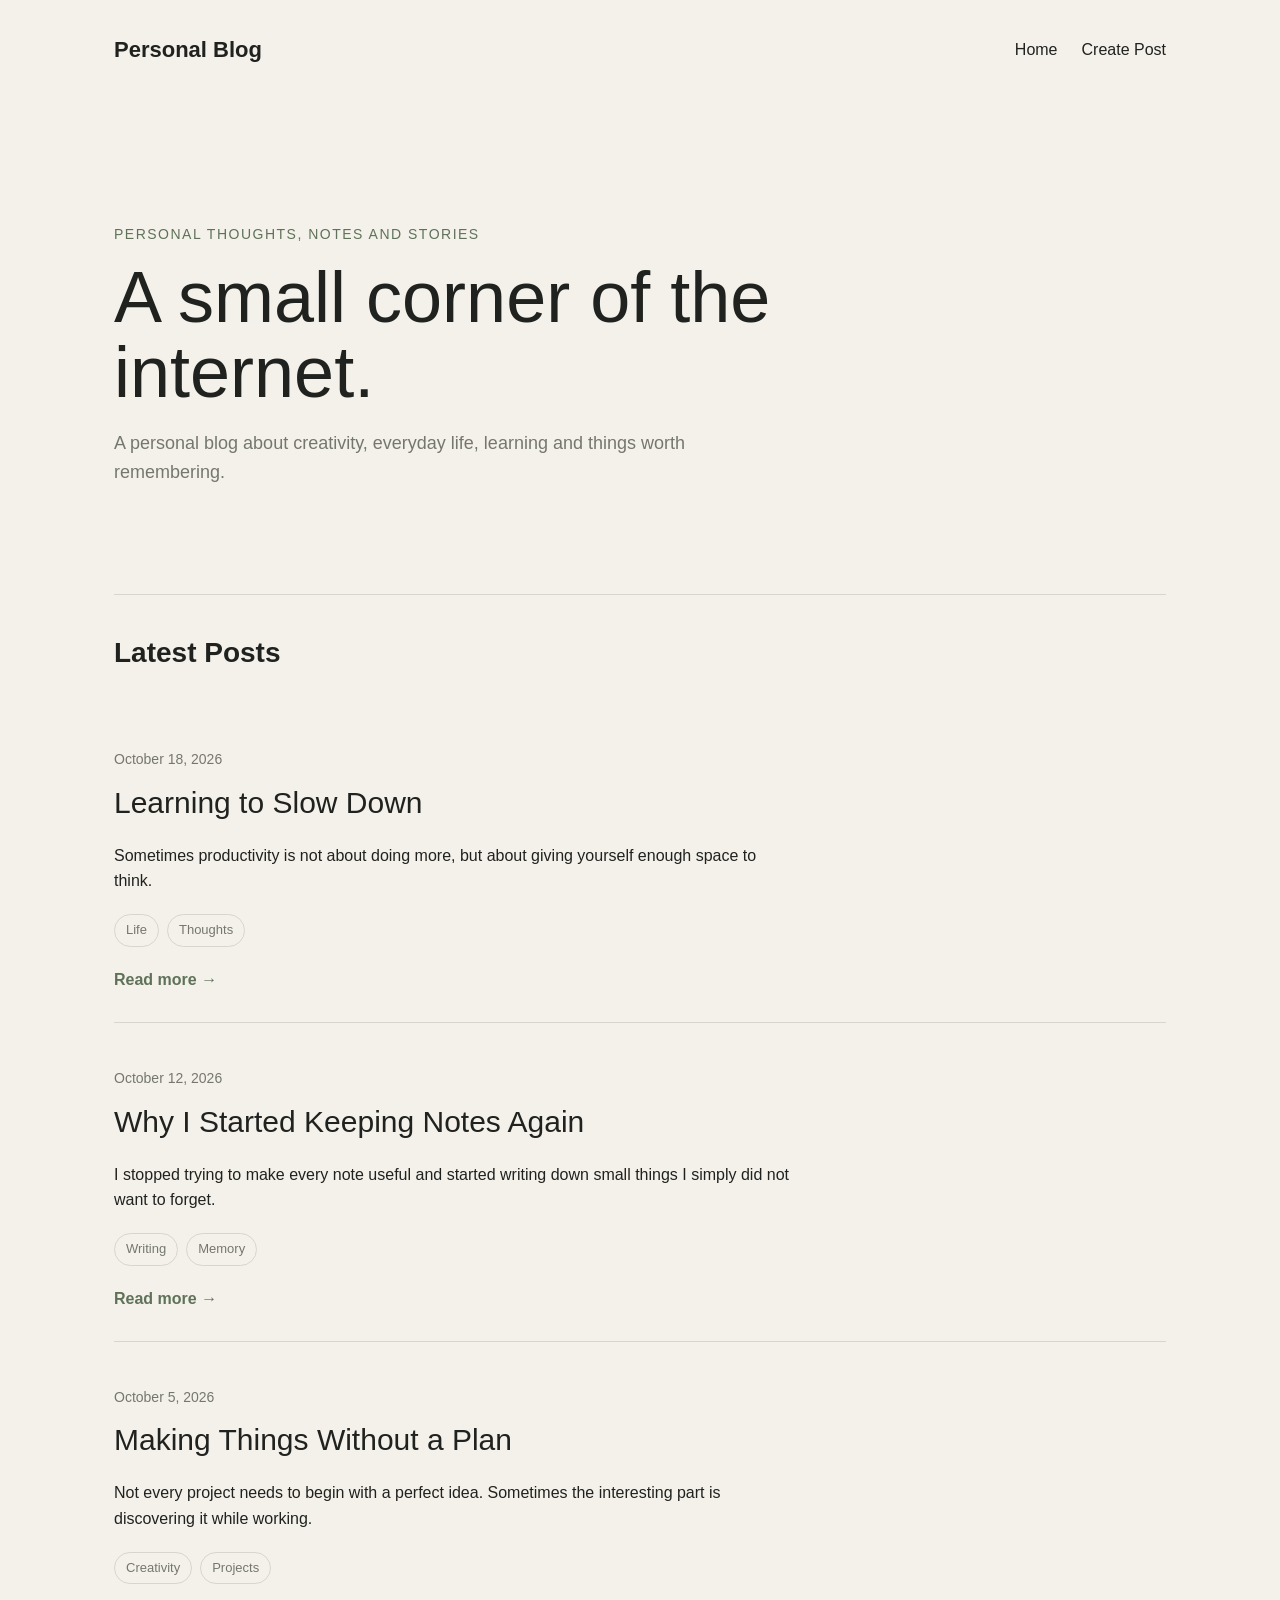
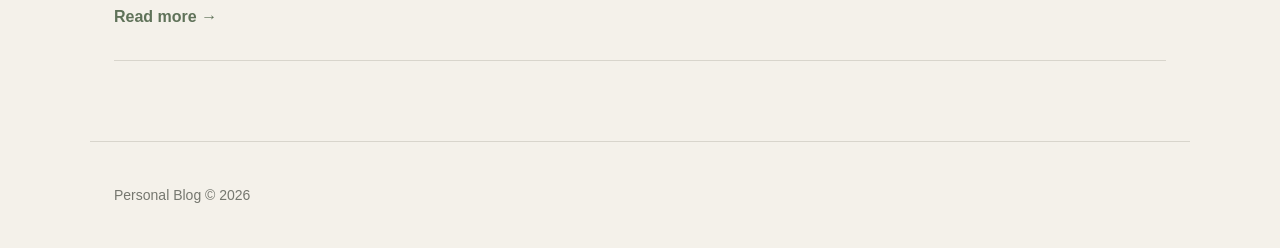
<file: index.html>
<!DOCTYPE html>
<html lang="en">
<head>
    <meta charset="UTF-8">
    <meta name="viewport" content="width=device-width, initial-scale=1.0">
    <title>Personal Blog</title>

    <link rel="stylesheet" href="style.css">
</head>
<body>
    <header>
        <h1>Personal Blog</h1>
        <nav>
            <a href="index.html">Home</a>
            <a href="create-post.html">Create Post</a>
        </nav>
    </header>
    <main>
        <section class="hero">
            <p class="eyebrow">Personal thoughts, notes and stories</p>
            <h2>A small corner of the internet.</h2>
            <p>
                A personal blog about creativity, everyday life,
                learning and things worth remembering.
            </p>
        </section>

        <section class="posts-section">
            <div class="section-heading">
                <h2>Latest Posts</h2>
            </div>

            <article class="post-card">
                <p class="post-date">October 18, 2026</p>
                <h3>Learning to Slow Down</h3>

                <p>
                    Sometimes productivity is not about doing more,
                    but about giving yourself enough space to think.
                </p>

                <div class="tags">
                    <a href="#">Life</a>
                    <a href="#">Thoughts</a>
                </div>

                <a class="read-more" href="post.html">Read more →</a>
            </article>

            <article class="post-card">
                <p class="post-date">October 12, 2026</p>
                <h3>Why I Started Keeping Notes Again</h3>

                <p>
                    I stopped trying to make every note useful and started
                    writing down small things I simply did not want to forget.
                </p>

                <div class="tags">
                    <a href="#">Writing</a>
                    <a href="#">Memory</a>
                </div>

                <a class="read-more" href="post.html">Read more →</a>
            </article>

            <article class="post-card">
                <p class="post-date">October 5, 2026</p>
                <h3>Making Things Without a Plan</h3>

                <p>
                    Not every project needs to begin with a perfect idea.
                    Sometimes the interesting part is discovering it while working.
                </p>

                <div class="tags">
                    <a href="#">Creativity</a>
                    <a href="#">Projects</a>
                </div>

                <a class="read-more" href="post.html">Read more →</a>
            </article>
        </section>
    </main>
    <footer>
        <p>Personal Blog © 2026</p>
    </footer>
    <script src="script.js"></script>
</body>
</html>
</file>
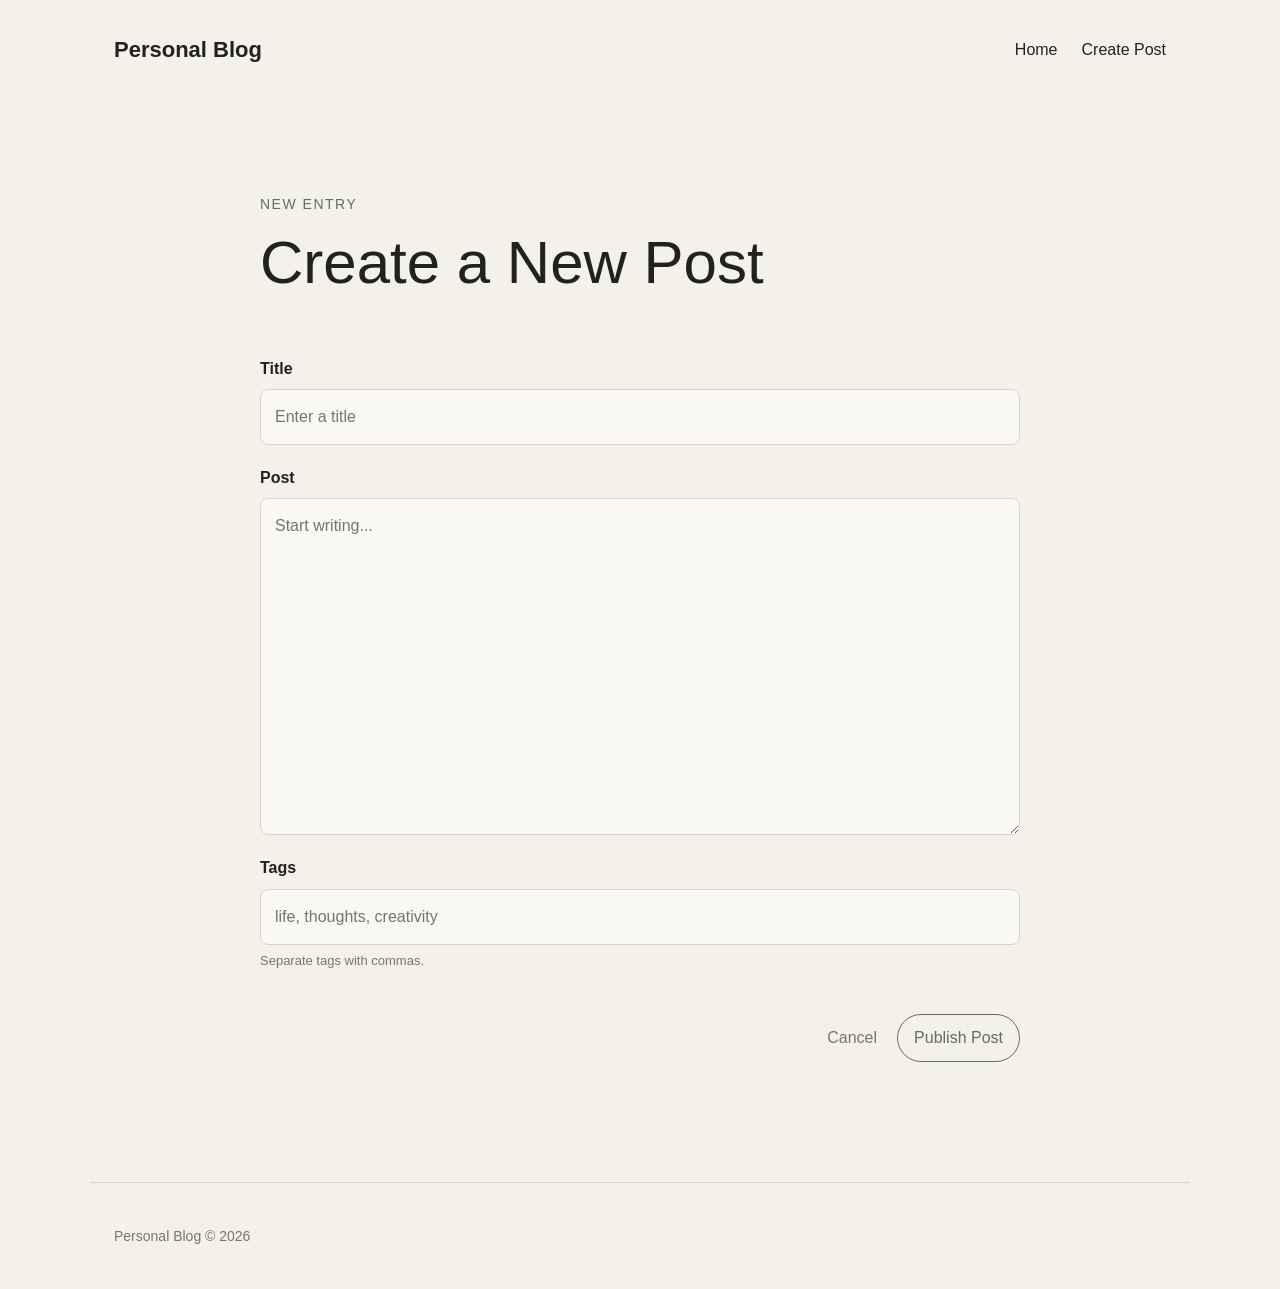
<file: create-post.html>
<!DOCTYPE html>
<html lang="en">
<head>
    <meta charset="UTF-8">
    <meta name="viewport" content="width=device-width, initial-scale=1.0">
    <title>Create New Post</title>

    <link rel="stylesheet" href="style.css">
</head>

<body>

    <header>
        <h1>Personal Blog</h1>

        <nav>
            <a href="index.html">Home</a>
            <a href="create-post.html">Create Post</a>
        </nav>
    </header>

    <main>
        <section class="form-page">
            <p class="eyebrow">New entry</p>
            <h2>Create a New Post</h2>

            <form id="post-form">

                <label for="post-title">Title</label>
                <input
                    type="text"
                    id="post-title"
                    name="post-title"
                    placeholder="Enter a title"
                    required
                >

                <label for="post-body">Post</label>
                <textarea
                    id="post-body"
                    name="post-body"
                    rows="12"
                    placeholder="Start writing..."
                    required
                ></textarea>

                <label for="post-tags">Tags</label>
                <input
                    type="text"
                    id="post-tags"
                    name="post-tags"
                    placeholder="life, thoughts, creativity"
                >

                <p class="form-help">
                    Separate tags with commas.
                </p>

                <div class="form-actions">
                    <a class="cancel-link" href="index.html">Cancel</a>
                    <button type="submit">Publish Post</button>
                </div>

            </form>
        </section>
    </main>

    <footer>
        <p>Personal Blog © 2026</p>
    </footer>

    <script src="script.js"></script>
</body>
</html>
</file>
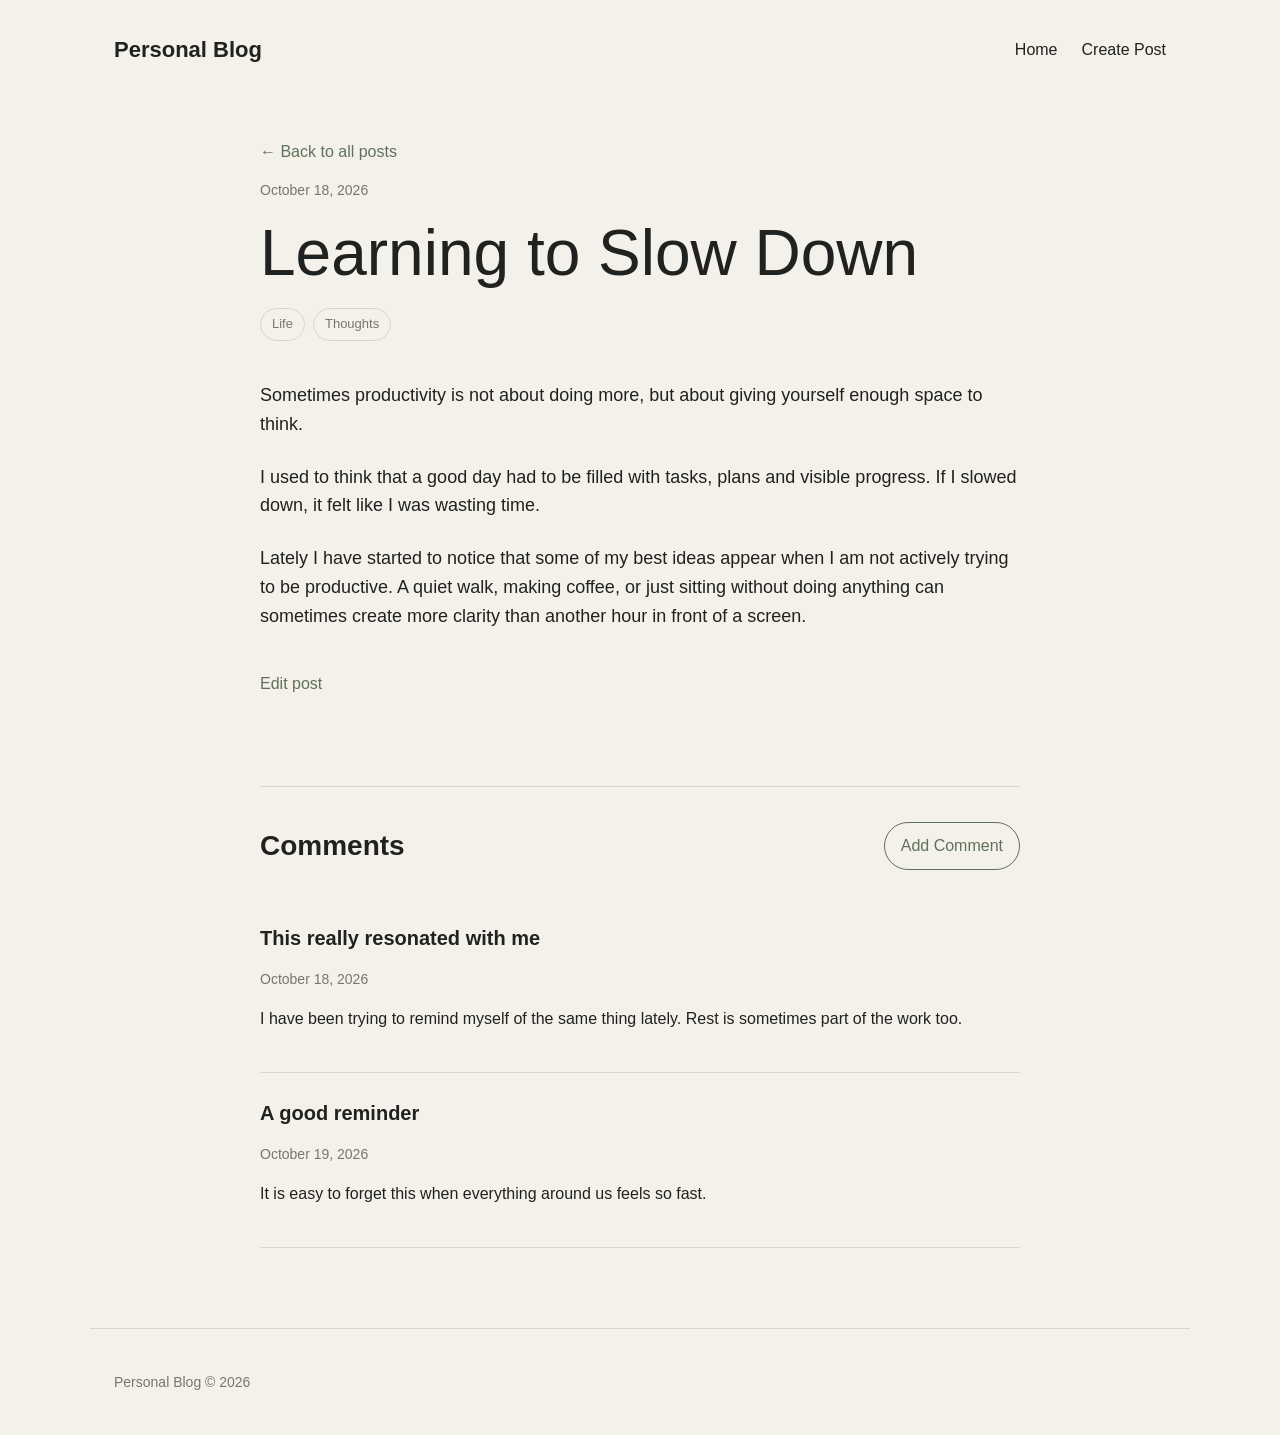
<file: post.html>
<!DOCTYPE html>
<html lang="en">
<head>
    <meta charset="UTF-8">
    <meta name="viewport" content="width=device-width, initial-scale=1.0">
    <title>Learning to Slow Down</title>

    <link rel="stylesheet" href="style.css">
</head>

<body>

    <header>
        <h1>Personal Blog</h1>

        <nav>
            <a href="index.html">Home</a>
            <a href="create-post.html">Create Post</a>
        </nav>
    </header>

    <main>
        <article class="single-post">
            <a class="back-link" href="index.html">← Back to all posts</a>

            <p class="post-date">October 18, 2026</p>

            <h2>Learning to Slow Down</h2>

            <div class="tags">
                <a href="#">Life</a>
                <a href="#">Thoughts</a>
            </div>

            <div class="post-body">
                <p>
                    Sometimes productivity is not about doing more,
                    but about giving yourself enough space to think.
                </p>

                <p>
                    I used to think that a good day had to be filled with tasks,
                    plans and visible progress. If I slowed down, it felt like I
                    was wasting time.
                </p>

                <p>
                    Lately I have started to notice that some of my best ideas
                    appear when I am not actively trying to be productive.
                    A quiet walk, making coffee, or just sitting without doing
                    anything can sometimes create more clarity than another
                    hour in front of a screen.
                </p>
            </div>

            <a class="edit-link" href="create-post.html">Edit post</a>
        </article>

        <section class="comments-section">
            <div class="section-heading">
                <h2>Comments</h2>

                <button id="toggle-comment-form" type="button">
                    Add Comment
                </button>
            </div>

            <article class="comment">
                <h3>This really resonated with me</h3>
                <p class="post-date">October 18, 2026</p>
                <p>
                    I have been trying to remind myself of the same thing lately.
                    Rest is sometimes part of the work too.
                </p>
            </article>

            <article class="comment">
                <h3>A good reminder</h3>
                <p class="post-date">October 19, 2026</p>
                <p>
                    It is easy to forget this when everything around us feels so fast.
                </p>
            </article>

            <form id="comment-form" class="comment-form hidden">
                <h3>Add a Comment</h3>

                <label for="comment-title">Title</label>
                <input
                    type="text"
                    id="comment-title"
                    name="comment-title"
                    required
                >

                <label for="comment-text">Comment</label>
                <textarea
                    id="comment-text"
                    name="comment-text"
                    rows="5"
                    required
                ></textarea>

                <button type="submit">Post Comment</button>
            </form>
        </section>
    </main>

    <footer>
        <p>Personal Blog © 2026</p>
    </footer>

    <script src="script.js"></script>
</body>
</html>
</file>
<file: style.css>
:root {
    --background: #f4f1ea;
    --surface: #faf8f3;
    --text: #20221f;
    --muted: #75776f;
    --accent: #5f7259;
    --border: #d8d5cc;
}

* {
    box-sizing: border-box;
}

body {
    margin: 0;
    font-family: Arial, sans-serif;
    background-color: var(--background);
    color: var(--text);
    line-height: 1.6;
}

/* Header */

header {
    max-width: 1100px;
    margin: 0 auto;
    padding: 32px 24px;

    display: flex;
    justify-content: space-between;
    align-items: center;
}

header h1 {
    margin: 0;
    font-size: 22px;
}

nav {
    display: flex;
    gap: 24px;
}

nav a {
    color: var(--text);
    text-decoration: none;
}

nav a:hover {
    color: var(--accent);
}

/* Main */

main {
    max-width: 1100px;
    margin: 0 auto;
    padding: 40px 24px 80px;
}

/* Hero */

.hero {
    max-width: 760px;
    padding: 70px 0 90px;
}

.eyebrow {
    color: var(--accent);
    font-size: 14px;
    text-transform: uppercase;
    letter-spacing: 1.5px;
}

.hero h2 {
    margin: 12px 0 18px;
    font-size: clamp(42px, 7vw, 72px);
    line-height: 1.05;
    font-weight: 500;
}

.hero > p:last-child {
    max-width: 580px;
    color: var(--muted);
    font-size: 18px;
}

/* Posts */

.posts-section {
    border-top: 1px solid var(--border);
    padding-top: 36px;
}

.section-heading {
    margin-bottom: 28px;
}

.section-heading h2 {
    font-size: 28px;
    margin: 0;
}

.post-card {
    padding: 30px 0;
    border-bottom: 1px solid var(--border);
}

.post-date {
    color: var(--muted);
    font-size: 14px;
    margin-bottom: 8px;
}

.post-card h3 {
    margin: 0 0 12px;
    font-size: 30px;
    font-weight: 500;
}

.post-card > p {
    max-width: 680px;
}

.tags {
    display: flex;
    gap: 8px;
    margin: 20px 0;
}

.tags a {
    padding: 5px 11px;
    border: 1px solid var(--border);
    border-radius: 20px;

    color: var(--muted);
    text-decoration: none;
    font-size: 13px;
}

.tags a:hover {
    border-color: var(--accent);
    color: var(--accent);
}

.read-more {
    color: var(--accent);
    text-decoration: none;
    font-weight: 600;
}

.read-more:hover {
    text-decoration: underline;
}

/* Footer */

footer {
    max-width: 1100px;
    margin: 0 auto;
    padding: 28px 24px;

    border-top: 1px solid var(--border);
    color: var(--muted);
    font-size: 14px;
}

.single-post {
    max-width: 760px;
    margin: 0 auto;
}

.back-link,
.edit-link {
    color: var(--accent);
    text-decoration: none;
}

.back-link:hover,
.edit-link:hover {
    text-decoration: underline;
}

.single-post h2 {
    margin: 18px 0;
    font-size: clamp(40px, 6vw, 64px);
    line-height: 1.08;
    font-weight: 500;
}

.post-body {
    margin: 40px 0;
    font-size: 18px;
}

.post-body p {
    margin-bottom: 24px;
}

.comments-section {
    max-width: 760px;
    margin: 90px auto 0;
    padding-top: 35px;
    border-top: 1px solid var(--border);
}

.comments-section .section-heading {
    display: flex;
    justify-content: space-between;
    align-items: center;
    gap: 20px;
}

.comment {
    padding: 24px 0;
    border-bottom: 1px solid var(--border);
}

.comment h3 {
    margin: 0 0 5px;
    font-size: 20px;
}

button {
    padding: 10px 16px;
    border: 1px solid var(--accent);
    border-radius: 24px;
    background: transparent;
    color: var(--accent);
    cursor: pointer;
    font: inherit;
}

button:hover {
    background-color: var(--accent);
    color: var(--surface);
}

.comment-form {
    margin-top: 35px;
    padding: 28px;
    background-color: var(--surface);
    border: 1px solid var(--border);
    border-radius: 10px;
}

.comment-form h3 {
    margin-top: 0;
}

.comment-form label {
    display: block;
    margin: 18px 0 6px;
}

.comment-form input,
.comment-form textarea {
    width: 100%;
    padding: 12px;
    border: 1px solid var(--border);
    border-radius: 6px;
    background-color: var(--background);
    color: var(--text);
    font: inherit;
}

.comment-form textarea {
    resize: vertical;
}

.comment-form button {
    margin-top: 20px;
}

.hidden {
    display: none;
}

.form-page {
    max-width: 760px;
    margin: 0 auto;
    padding: 40px 0;
}

.form-page h2 {
    margin: 10px 0 40px;
    font-size: clamp(40px, 6vw, 60px);
    font-weight: 500;
    line-height: 1.1;
}

#post-form {
    display: flex;
    flex-direction: column;
}

#post-form label {
    margin: 20px 0 8px;
    font-weight: 600;
}

#post-form input,
#post-form textarea {
    width: 100%;
    padding: 14px;

    border: 1px solid var(--border);
    border-radius: 8px;

    background-color: var(--surface);
    color: var(--text);

    font: inherit;
}

#post-form input:focus,
#post-form textarea:focus {
    outline: 2px solid var(--accent);
    outline-offset: 2px;
}

#post-form textarea {
    resize: vertical;
}

.form-help {
    margin-top: 6px;
    color: var(--muted);
    font-size: 13px;
}

.form-actions {
    margin-top: 30px;

    display: flex;
    justify-content: flex-end;
    align-items: center;
    gap: 20px;
}

.cancel-link {
    color: var(--muted);
    text-decoration: none;
}

.cancel-link:hover {
    color: var(--text);
}

/* Mobile */

@media (max-width: 650px) {
    header {
        align-items: flex-start;
        flex-direction: column;
        gap: 18px;
    }

    .hero {
        padding: 45px 0 65px;
    }

    .post-card h3 {
        font-size: 25px;
    }
}
</file>
